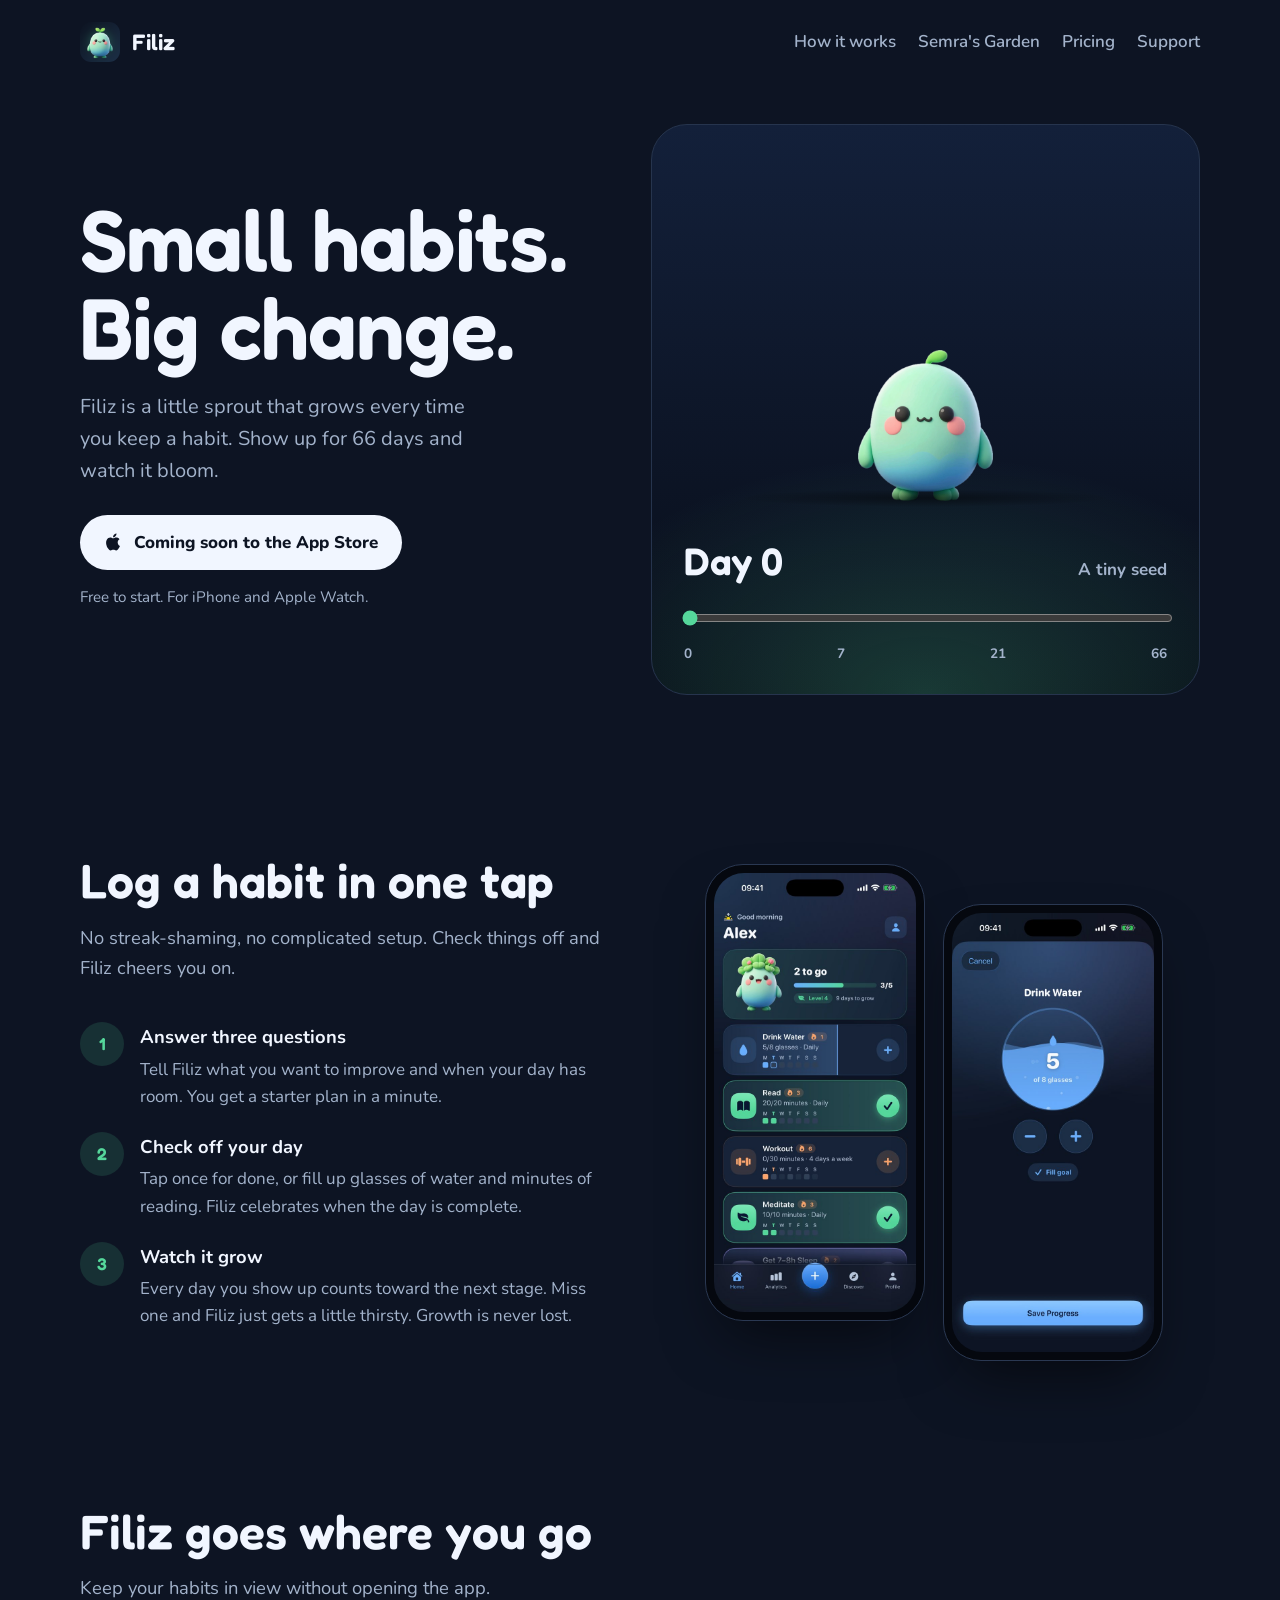
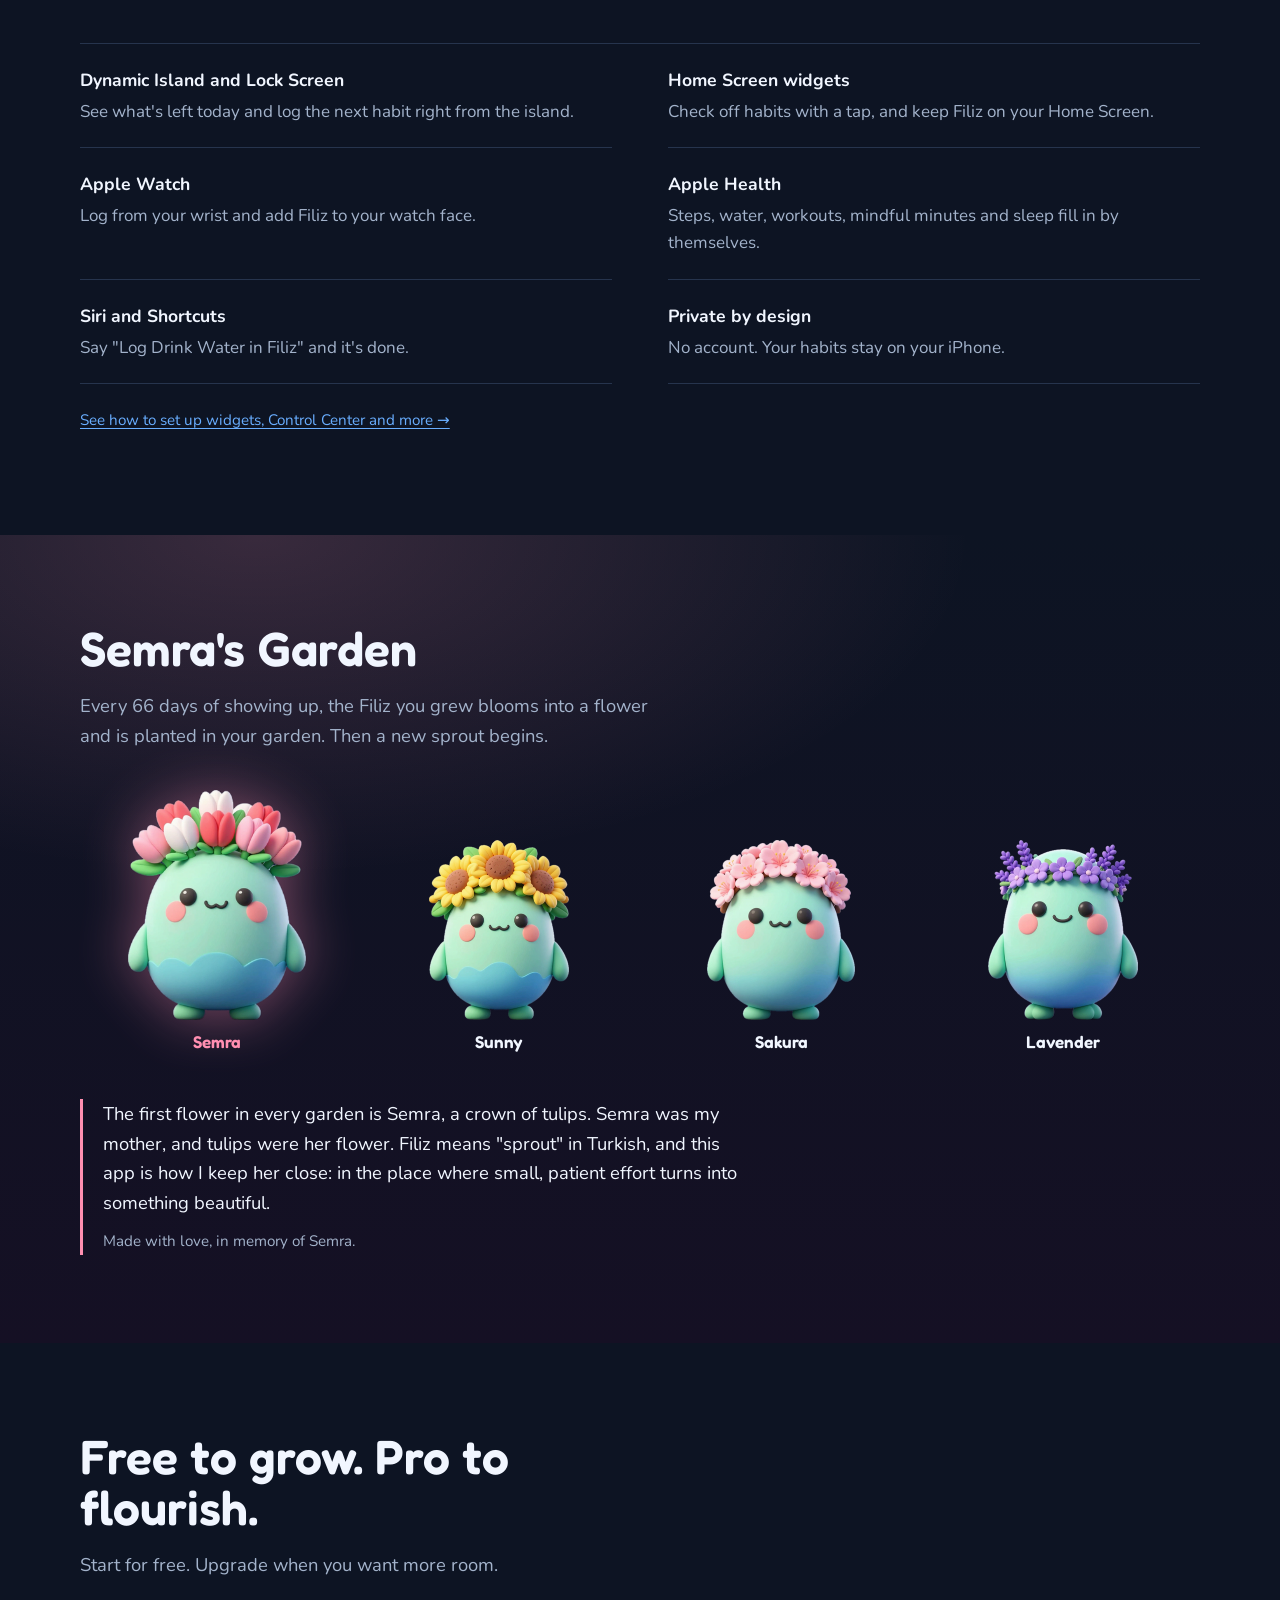
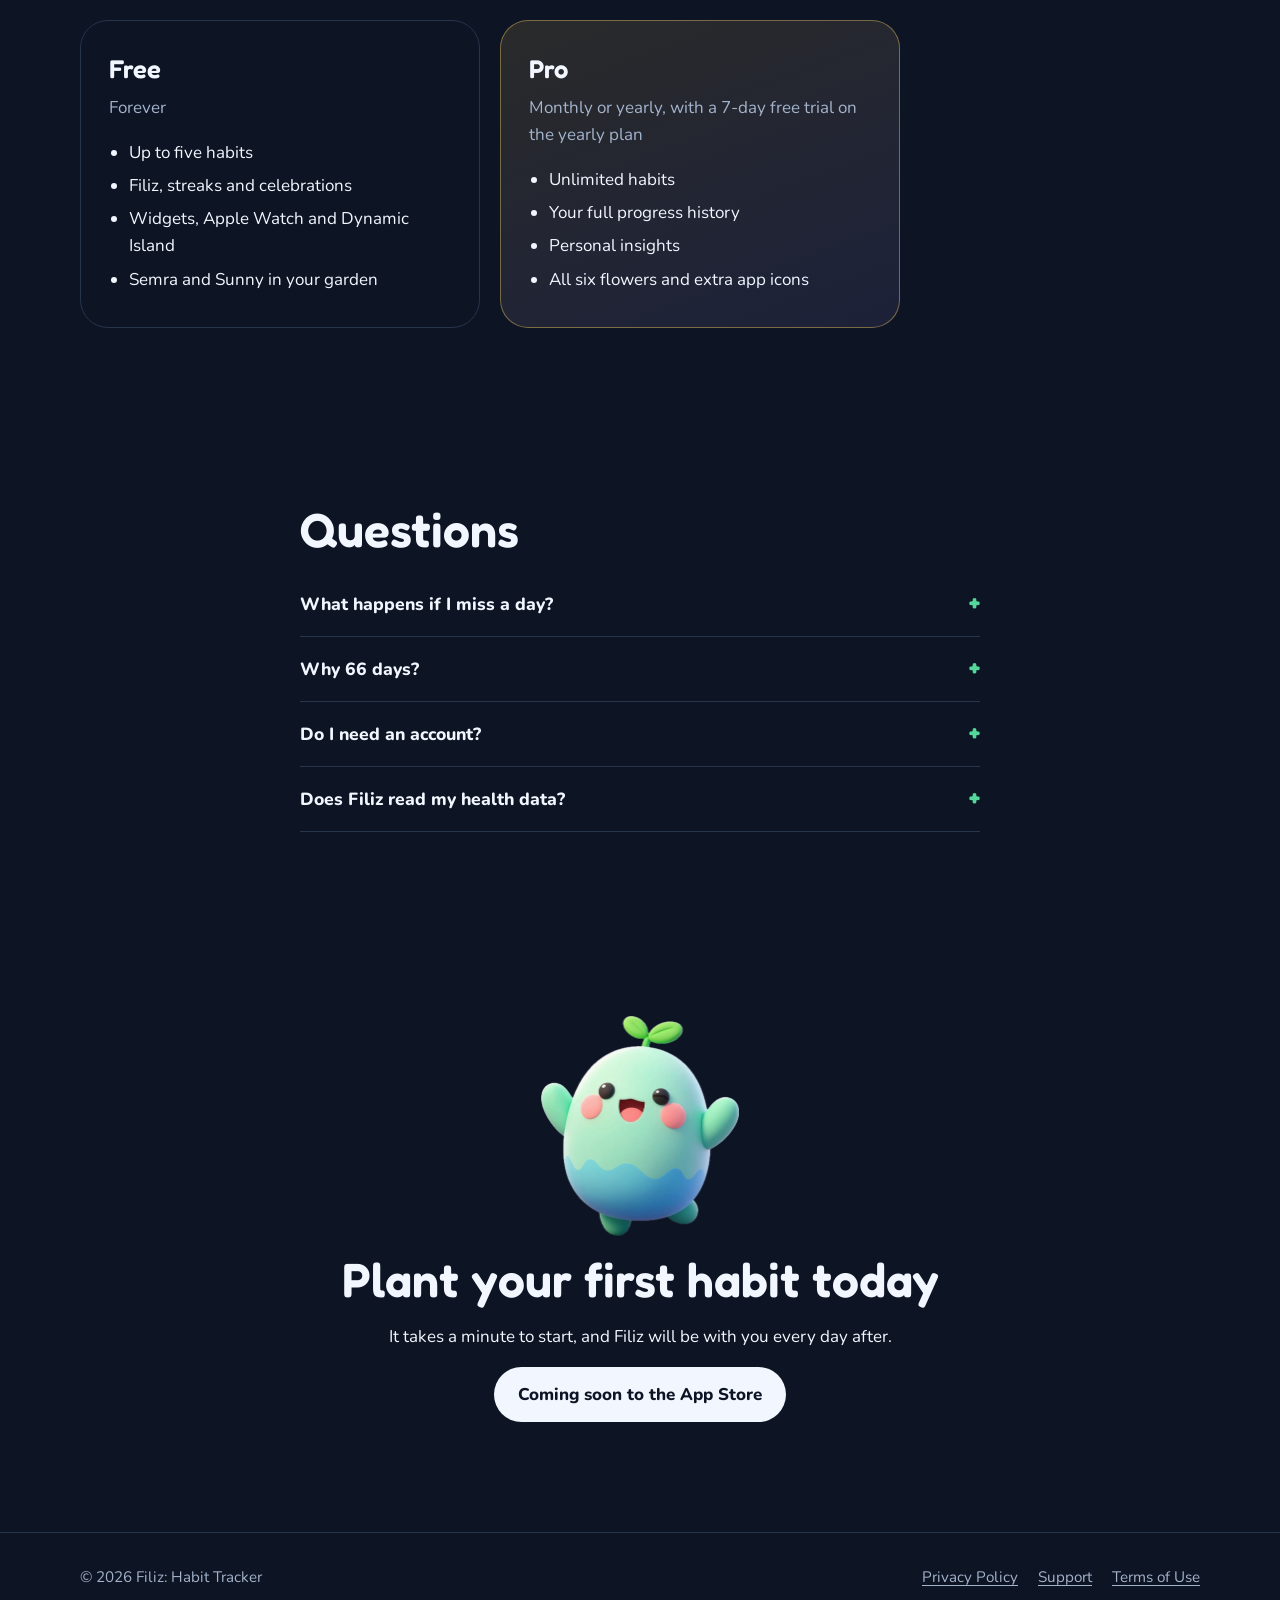
<file: index.html>
<!doctype html>
<html lang="en">
<head>
  <meta charset="utf-8">
  <meta name="viewport" content="width=device-width, initial-scale=1">
  <title>Filiz: Habit Tracker</title>
  <meta name="description" content="Filiz is a habit tracker with a little sprout that grows every time you keep a habit. Build a streak, watch it bloom in 66 days.">
  <meta property="og:title" content="Filiz: Habit Tracker">
  <meta property="og:description" content="Small habits. Big change. Grow Filiz with every habit you keep.">
  <meta property="og:image" content="assets/filiz-stage5.png">
  <meta name="theme-color" content="#0d1423">
  <!-- Add once the app is live: <meta name="apple-itunes-app" content="app-id=APP_ID"> -->
  <link rel="icon" href="assets/favicon.png">
  <link rel="apple-touch-icon" href="assets/apple-touch-icon.png">
  <link rel="preconnect" href="https://fonts.googleapis.com">
  <link rel="preconnect" href="https://fonts.gstatic.com" crossorigin>
  <link href="https://fonts.googleapis.com/css2?family=Fredoka:wght@500;600&family=Nunito:wght@400;600;700;800&display=swap" rel="stylesheet">
  <link rel="stylesheet" href="styles.css">
</head>
<body>
  <header class="site-header">
    <div class="wrap">
      <a class="brand" href="./"><img src="assets/icon.png" alt=""><span>Filiz</span></a>
      <nav class="site-nav" aria-label="Main">
        <a href="#how">How it works</a>
        <a href="#garden">Semra's Garden</a>
        <a href="#pricing">Pricing</a>
        <a href="support.html">Support</a>
      </nav>
    </div>
  </header>

  <main>
    <section class="hero">
      <div class="wrap hero-grid">
        <div>
          <h1>Small habits. Big change.</h1>
          <p class="lede">Filiz is a little sprout that grows every time you keep a habit. Show up for 66 days and watch it bloom.</p>
          <!-- Coming soon: make it <a class="store-button" href="https://apps.apple.com/app/idAPP_ID"> once live. -->
          <span class="store-button is-soon" role="text">
            <svg viewBox="0 0 24 24" aria-hidden="true"><path fill="currentColor" d="M16.4 12.6c0-2.6 2.1-3.8 2.2-3.9-1.2-1.8-3.1-2-3.7-2-1.6-.2-3.1.9-3.9.9-.8 0-2-.9-3.4-.9-1.7 0-3.3 1-4.2 2.6-1.8 3.1-.5 7.7 1.3 10.2.9 1.2 1.9 2.6 3.2 2.6 1.3-.1 1.8-.8 3.3-.8 1.6 0 2 .8 3.4.8 1.4 0 2.3-1.3 3.1-2.5 1-1.4 1.4-2.8 1.4-2.9-.1 0-2.7-1-2.7-4.1zM13.9 4.9c.7-.9 1.2-2 1.1-3.2-1 0-2.3.7-3 1.6-.7.8-1.3 2-1.1 3.1 1.1.1 2.3-.6 3-1.5z"/></svg>
            Coming soon to the App Store
          </span>
          <p class="note">Free to start. For iPhone and Apple Watch.</p>
        </div>

        <div class="grow" id="how">
          <div class="grow-stage" aria-hidden="true">
            <img src="assets/filiz-stage1.png" alt="">
            <img src="assets/filiz-stage2.png" alt="">
            <img src="assets/filiz-stage3.png" alt="">
            <img src="assets/filiz-stage4.png" alt="">
            <img src="assets/filiz-stage5.png" alt="">
          </div>
          <div class="grow-readout">
            <span class="grow-day" id="grow-day">Day 0</span>
            <span class="grow-label" id="grow-label">A tiny seed</span>
          </div>
          <label class="visually-hidden" for="grow-range" style="position:absolute;left:-9999px">Days of keeping your habits</label>
          <input id="grow-range" type="range" min="0" max="66" value="0" step="1">
          <div class="grow-marks" aria-hidden="true"><span>0</span><span>7</span><span>21</span><span>66</span></div>
        </div>
      </div>
    </section>

    <section class="section">
      <div class="wrap split">
        <div>
          <h2>Log a habit in one tap</h2>
          <p class="intro">No streak-shaming, no complicated setup. Check things off and Filiz cheers you on.</p>
          <ol class="steps">
            <li><span class="dot">1</span><div><h3>Answer three questions</h3><p>Tell Filiz what you want to improve and when your day has room. You get a starter plan in a minute.</p></div></li>
            <li><span class="dot">2</span><div><h3>Check off your day</h3><p>Tap once for done, or fill up glasses of water and minutes of reading. Filiz celebrates when the day is complete.</p></div></li>
            <li><span class="dot">3</span><div><h3>Watch it grow</h3><p>Every day you show up counts toward the next stage. Miss one and Filiz just gets a little thirsty. Growth is never lost.</p></div></li>
          </ol>
        </div>
        <div class="phones">
          <div class="phone"><img src="assets/screen-home.jpg" alt="Filiz home screen with today's habits and Filiz in the progress card" loading="lazy"></div>
          <div class="phone"><img src="assets/screen-log.jpg" alt="Logging water: a glass filling up to 5 of 8" loading="lazy"></div>
        </div>
      </div>
    </section>

    <section class="section">
      <div class="wrap">
        <h2>Filiz goes where you go</h2>
        <p class="intro">Keep your habits in view without opening the app.</p>
        <div class="everywhere">
          <div><h3>Dynamic Island and Lock Screen</h3><p>See what's left today and log the next habit right from the island.</p></div>
          <div><h3>Home Screen widgets</h3><p>Check off habits with a tap, and keep Filiz on your Home Screen.</p></div>
          <div><h3>Apple Watch</h3><p>Log from your wrist and add Filiz to your watch face.</p></div>
          <div><h3>Apple Health</h3><p>Steps, water, workouts, mindful minutes and sleep fill in by themselves.</p></div>
          <div><h3>Siri and Shortcuts</h3><p>Say "Log Drink Water in Filiz" and it's done.</p></div>
          <div><h3>Private by design</h3><p>No account. Your habits stay on your iPhone.</p></div>
        </div>
        <p class="note" style="margin-top:24px"><a href="widgets.html">See how to set up widgets, Control Center and more →</a></p>
      </div>
    </section>

    <section class="section garden" id="garden">
      <div class="wrap">
        <h2>Semra's Garden</h2>
        <p class="intro">Every 66 days of showing up, the Filiz you grew blooms into a flower and is planted in your garden. Then a new sprout begins.</p>
        <div class="garden-row">
          <figure><img src="assets/garden-semra.png" alt="Filiz wearing a crown of pink, red and white tulips" loading="lazy"><figcaption>Semra</figcaption></figure>
          <figure><img src="assets/garden-sunflower.png" alt="Filiz wearing a crown of sunflowers" loading="lazy"><figcaption>Sunny</figcaption></figure>
          <figure><img src="assets/garden-sakura.png" alt="Filiz wearing a crown of cherry blossoms" loading="lazy"><figcaption>Sakura</figcaption></figure>
          <figure><img src="assets/garden-lavender.png" alt="Filiz wearing a crown of lavender" loading="lazy"><figcaption>Lavender</figcaption></figure>
        </div>
        <div class="dedication">
          <p>The first flower in every garden is Semra, a crown of tulips. Semra was my mother, and tulips were her flower. Filiz means "sprout" in Turkish, and this app is how I keep her close: in the place where small, patient effort turns into something beautiful.</p>
          <small>Made with love, in memory of Semra.</small>
        </div>
      </div>
    </section>

    <section class="section" id="pricing">
      <div class="wrap">
        <h2>Free to grow. Pro to flourish.</h2>
        <p class="intro">Start for free. Upgrade when you want more room.</p>
        <div class="plans">
          <div class="plan">
            <h3>Free</h3>
            <p class="price">Forever</p>
            <ul>
              <li>Up to five habits</li>
              <li>Filiz, streaks and celebrations</li>
              <li>Widgets, Apple Watch and Dynamic Island</li>
              <li>Semra and Sunny in your garden</li>
            </ul>
          </div>
          <div class="plan pro">
            <h3>Pro</h3>
            <p class="price">Monthly or yearly, with a 7-day free trial on the yearly plan</p>
            <ul>
              <li>Unlimited habits</li>
              <li>Your full progress history</li>
              <li>Personal insights</li>
              <li>All six flowers and extra app icons</li>
            </ul>
          </div>
        </div>
      </div>
    </section>

    <section class="section faq">
      <div class="prose">
        <h2>Questions</h2>
        <details><summary>What happens if I miss a day?</summary><p>Filiz never shrinks. Your growth is based on all the days you've shown up, so a missed day only makes Filiz a little thirsty until your next check-off.</p></details>
        <details><summary>Why 66 days?</summary><p>Research from University College London found that a new habit takes about 66 days on average to become automatic. Filiz blooms right on time.</p></details>
        <details><summary>Do I need an account?</summary><p>No. Filiz works without an account and keeps your habits on your iPhone.</p></details>
        <details><summary>Does Filiz read my health data?</summary><p>Only if you connect Apple Health, and only to fill in the habits you link. Filiz never writes to Health and your data never leaves your device.</p></details>
      </div>
    </section>

    <section class="download">
      <div class="wrap">
        <img src="assets/filiz-celebrate.png" alt="Filiz jumping with joy" loading="lazy">
        <h2>Plant your first habit today</h2>
        <p class="intro">It takes a minute to start, and Filiz will be with you every day after.</p>
        <span class="store-button is-soon" role="text">Coming soon to the App Store</span>
      </div>
    </section>
  </main>

  <footer class="site-footer">
    <div class="wrap">
      <span>© 2026 Filiz: Habit Tracker</span>
      <nav aria-label="Footer">
        <a href="privacy.html">Privacy Policy</a>
        <a href="support.html">Support</a>
        <a href="https://www.apple.com/legal/internet-services/itunes/dev/stdeula/">Terms of Use</a>
      </nav>
    </div>
  </footer>
  <script src="app.js"></script>
</body>
</html>
</file>
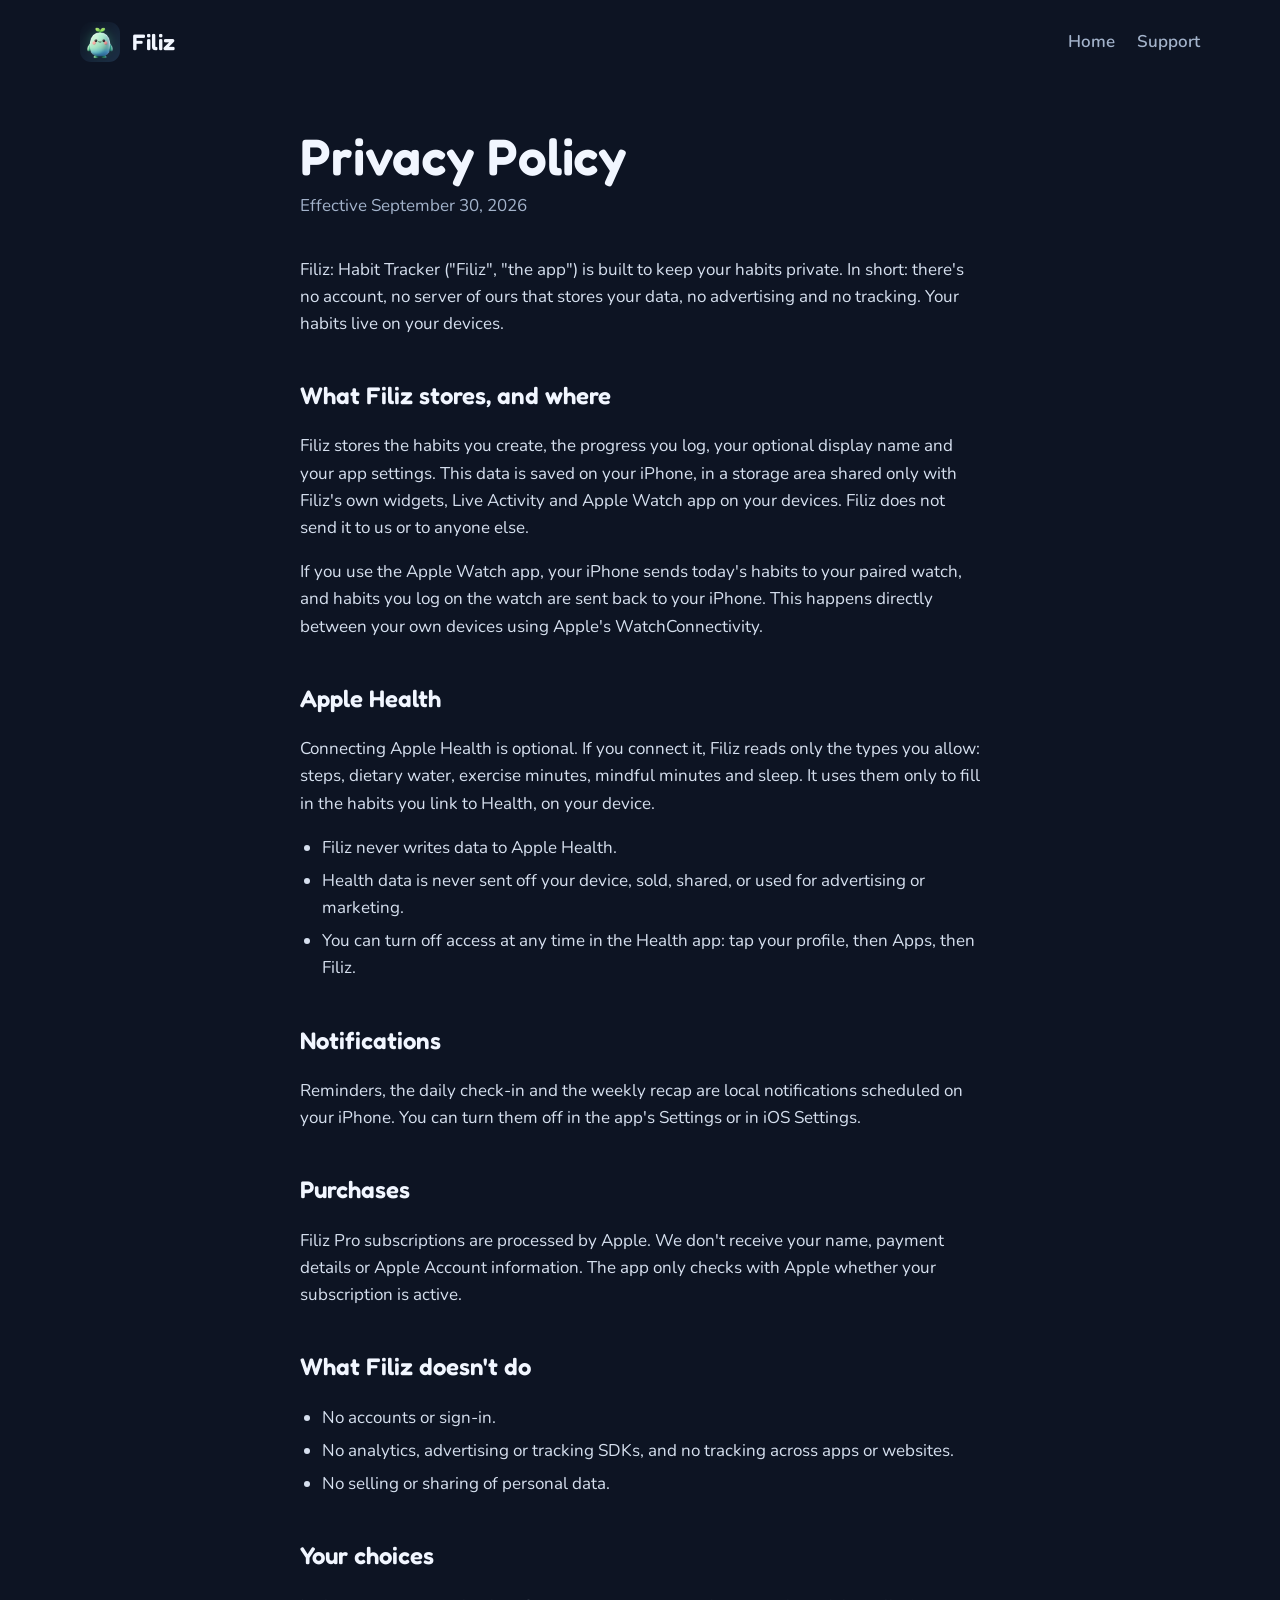
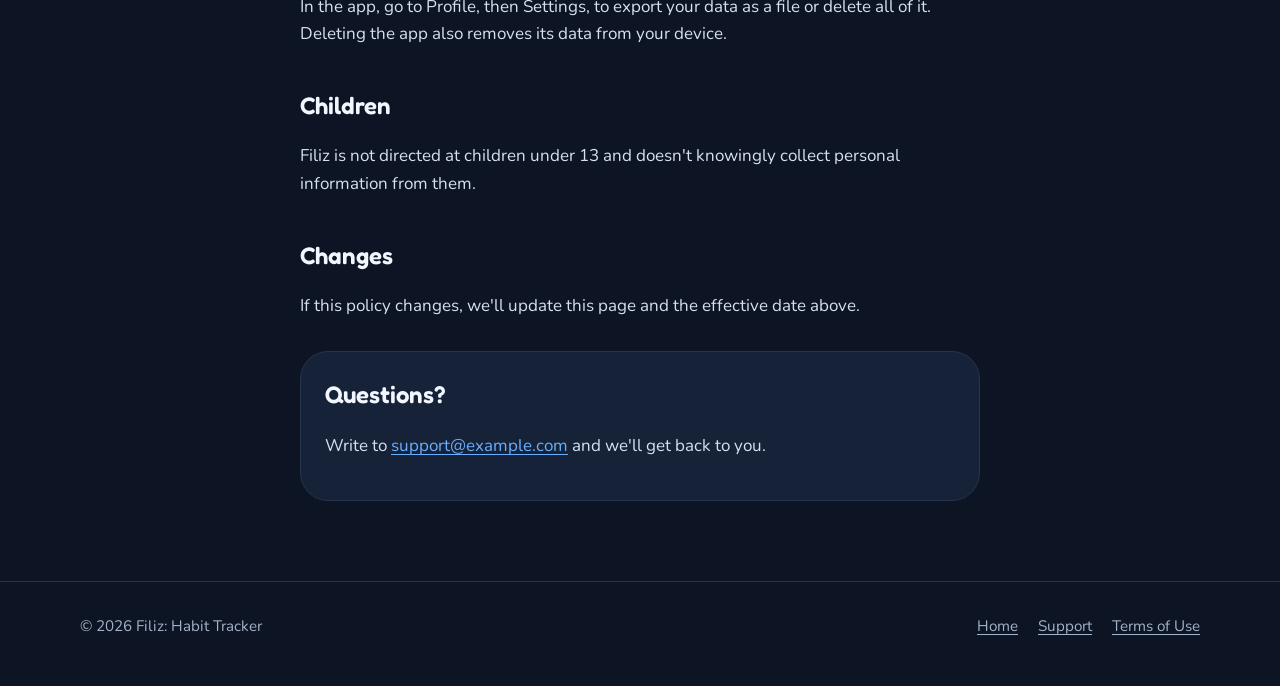
<file: privacy.html>
<!doctype html>
<html lang="en">
<head>
  <meta charset="utf-8">
  <meta name="viewport" content="width=device-width, initial-scale=1">
  <title>Privacy Policy – Filiz</title>
  <meta name="description" content="How Filiz: Habit Tracker handles your data. Your habits stay on your device.">
  <meta name="theme-color" content="#0d1423">
  <link rel="icon" href="assets/favicon.png">
  <link rel="preconnect" href="https://fonts.googleapis.com">
  <link rel="preconnect" href="https://fonts.gstatic.com" crossorigin>
  <link href="https://fonts.googleapis.com/css2?family=Fredoka:wght@500;600&family=Nunito:wght@400;600;700;800&display=swap" rel="stylesheet">
  <link rel="stylesheet" href="styles.css">
</head>
<body>
  <header class="site-header">
    <div class="wrap">
      <a class="brand" href="./"><img src="assets/icon.png" alt=""><span>Filiz</span></a>
      <nav class="site-nav" aria-label="Main"><a href="./">Home</a><a href="support.html">Support</a></nav>
    </div>
  </header>

  <main class="doc">
    <div class="prose">
      <h1>Privacy Policy</h1>
      <p class="updated">Effective September 30, 2026</p>

      <p>Filiz: Habit Tracker ("Filiz", "the app") is built to keep your habits private. In short: there's no account, no server of ours that stores your data, no advertising and no tracking. Your habits live on your devices.</p>

      <h2>What Filiz stores, and where</h2>
      <p>Filiz stores the habits you create, the progress you log, your optional display name and your app settings. This data is saved on your iPhone, in a storage area shared only with Filiz's own widgets, Live Activity and Apple Watch app on your devices. Filiz does not send it to us or to anyone else.</p>
      <p>If you use the Apple Watch app, your iPhone sends today's habits to your paired watch, and habits you log on the watch are sent back to your iPhone. This happens directly between your own devices using Apple's WatchConnectivity.</p>

      <h2>Apple Health</h2>
      <p>Connecting Apple Health is optional. If you connect it, Filiz reads only the types you allow: steps, dietary water, exercise minutes, mindful minutes and sleep. It uses them only to fill in the habits you link to Health, on your device.</p>
      <ul>
        <li>Filiz never writes data to Apple Health.</li>
        <li>Health data is never sent off your device, sold, shared, or used for advertising or marketing.</li>
        <li>You can turn off access at any time in the Health app: tap your profile, then Apps, then Filiz.</li>
      </ul>

      <h2>Notifications</h2>
      <p>Reminders, the daily check-in and the weekly recap are local notifications scheduled on your iPhone. You can turn them off in the app's Settings or in iOS Settings.</p>

      <h2>Purchases</h2>
      <p>Filiz Pro subscriptions are processed by Apple. We don't receive your name, payment details or Apple Account information. The app only checks with Apple whether your subscription is active.</p>

      <h2>What Filiz doesn't do</h2>
      <ul>
        <li>No accounts or sign-in.</li>
        <li>No analytics, advertising or tracking SDKs, and no tracking across apps or websites.</li>
        <li>No selling or sharing of personal data.</li>
      </ul>

      <h2>Your choices</h2>
      <p>In the app, go to Profile, then Settings, to export your data as a file or delete all of it. Deleting the app also removes its data from your device.</p>

      <h2>Children</h2>
      <p>Filiz is not directed at children under 13 and doesn't knowingly collect personal information from them.</p>

      <h2>Changes</h2>
      <p>If this policy changes, we'll update this page and the effective date above.</p>

      <div class="contact-box">
        <h2 style="margin-top:0">Questions?</h2>
        <!-- Replace with your support address. -->
        <p>Write to <a href="mailto:support@example.com">support@example.com</a> and we'll get back to you.</p>
      </div>
    </div>
  </main>

  <footer class="site-footer">
    <div class="wrap">
      <span>© 2026 Filiz: Habit Tracker</span>
      <nav aria-label="Footer"><a href="./">Home</a><a href="support.html">Support</a><a href="https://www.apple.com/legal/internet-services/itunes/dev/stdeula/">Terms of Use</a></nav>
    </div>
  </footer>
</body>
</html>
</file>
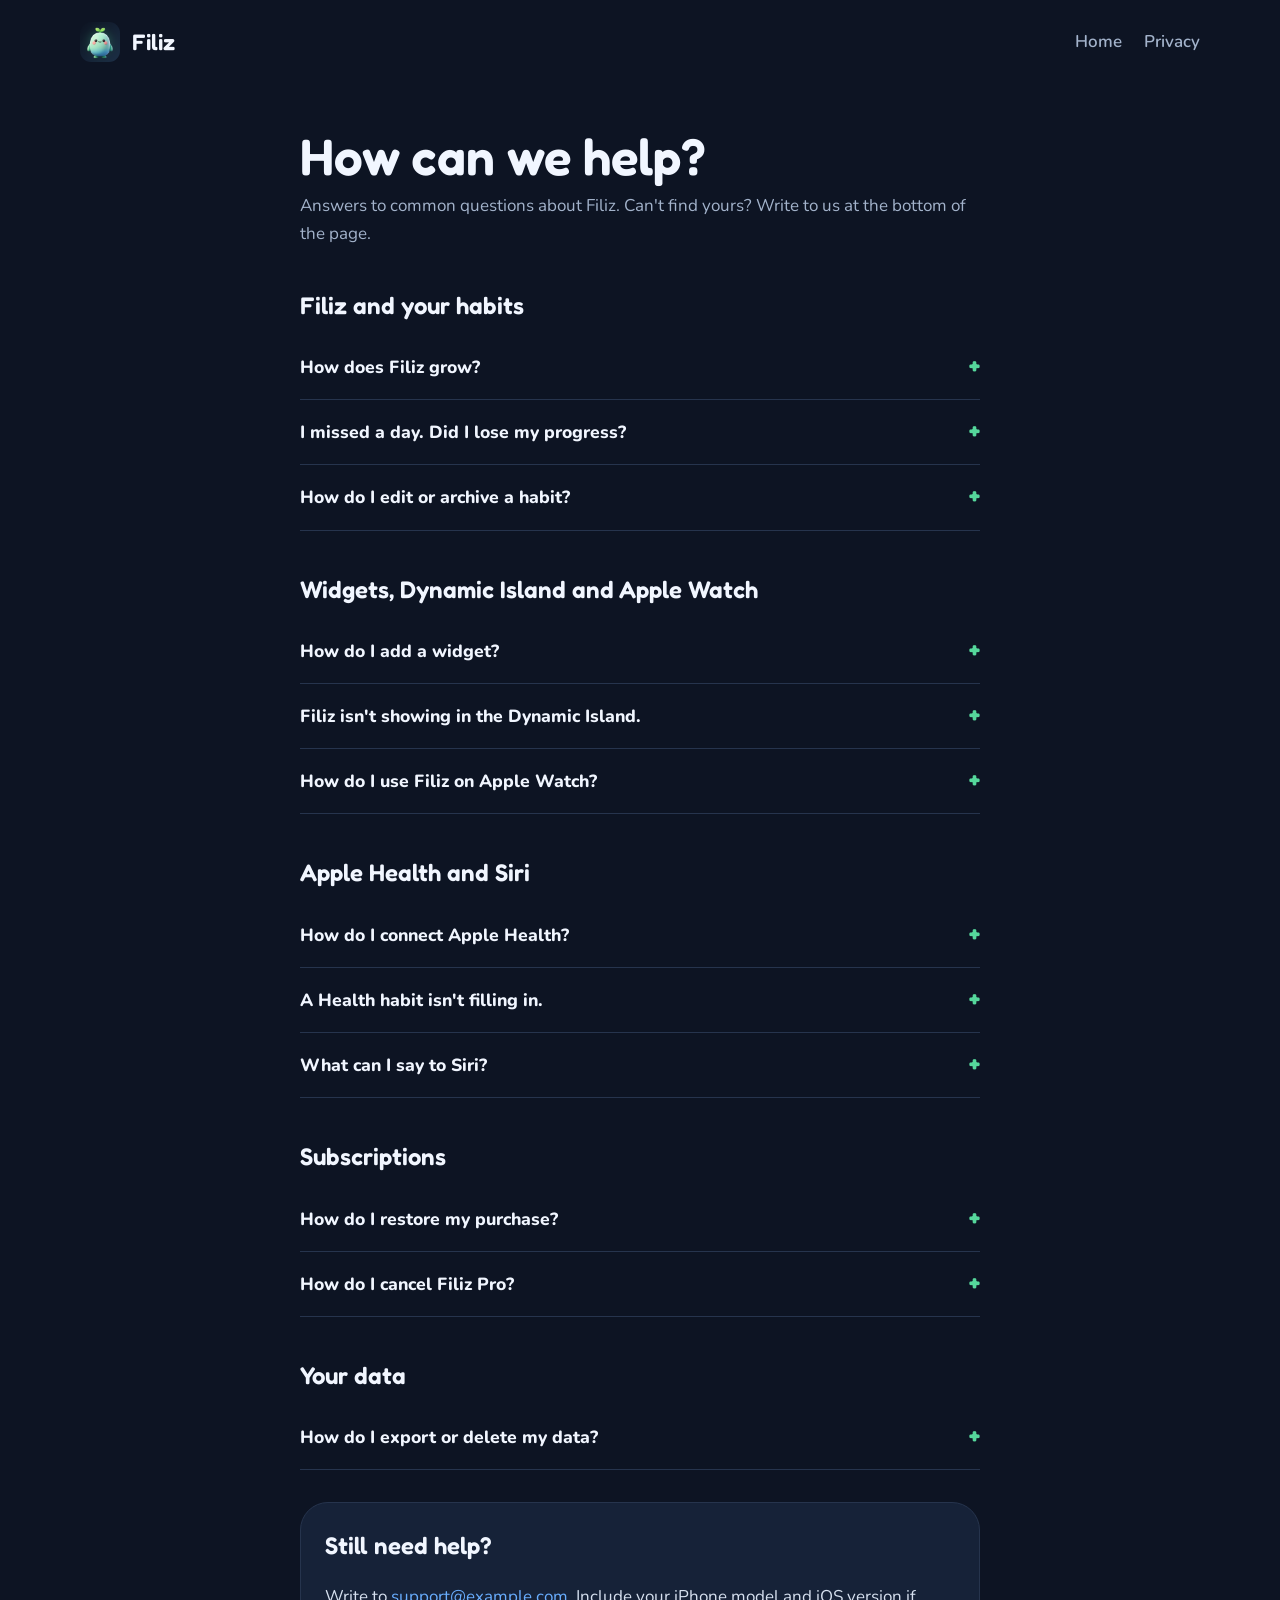
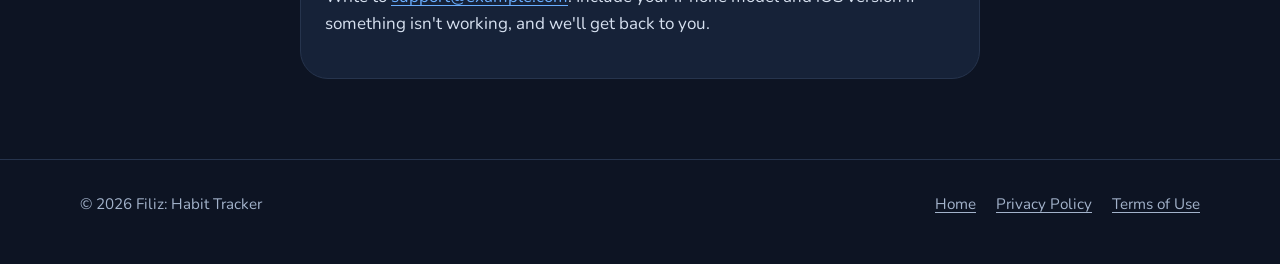
<file: support.html>
<!doctype html>
<html lang="en">
<head>
  <meta charset="utf-8">
  <meta name="viewport" content="width=device-width, initial-scale=1">
  <title>Support – Filiz</title>
  <meta name="description" content="Help with Filiz: Habit Tracker. Widgets, Apple Watch, Apple Health, subscriptions and more.">
  <meta name="theme-color" content="#0d1423">
  <link rel="icon" href="assets/favicon.png">
  <link rel="preconnect" href="https://fonts.googleapis.com">
  <link rel="preconnect" href="https://fonts.gstatic.com" crossorigin>
  <link href="https://fonts.googleapis.com/css2?family=Fredoka:wght@500;600&family=Nunito:wght@400;600;700;800&display=swap" rel="stylesheet">
  <link rel="stylesheet" href="styles.css">
</head>
<body>
  <header class="site-header">
    <div class="wrap">
      <a class="brand" href="./"><img src="assets/icon.png" alt=""><span>Filiz</span></a>
      <nav class="site-nav" aria-label="Main"><a href="./">Home</a><a href="privacy.html">Privacy</a></nav>
    </div>
  </header>

  <main class="doc">
    <div class="prose faq">
      <h1>How can we help?</h1>
      <p class="updated">Answers to common questions about Filiz. Can't find yours? Write to us at the bottom of the page.</p>

      <h2>Filiz and your habits</h2>
      <details><summary>How does Filiz grow?</summary><p>Every day you complete at least one habit counts as an active day. Filiz reaches a new stage at 1, 7, 21 and 66 active days. On day 66 it blooms and moves into Semra's Garden, and a new sprout starts.</p></details>
      <details><summary>I missed a day. Did I lose my progress?</summary><p>No. Filiz never shrinks. A missed day only makes Filiz thirsty until your next check-off. Your streak restarts, but your growth stays.</p></details>
      <details><summary>How do I edit or archive a habit?</summary><p>Tap the habit on Home, then tap the pencil in the top corner. You can change its name, icon, color, goal, days and reminder, or archive it. Archived habits live in Profile.</p></details>

      <h2>Widgets, Dynamic Island and Apple Watch</h2>
      <details><summary>How do I add a widget?</summary><p>Touch and hold your Home Screen, tap Edit, then Add Widget, and search for Filiz. On the Lock Screen, touch and hold, tap Customize, then Lock Screen, and add Filiz. See the <a href="widgets.html">Widgets &amp; Shortcuts guide</a> for pictures, the Control Center water button and the Action button.</p></details>
      <details><summary>Filiz isn't showing in the Dynamic Island.</summary><p>Filiz appears when you leave the app on a day with habits left, between 5 am and 10 pm. Check that Live Activities are on in iOS Settings, then Filiz, and that "Filiz in the Dynamic Island" is on in the app's Settings.</p></details>
      <details><summary>How do I use Filiz on Apple Watch?</summary><p>The watch app installs with Filiz on iPhone. Open it on your watch to see today's habits and tap to log them. To add Filiz to your watch face, touch and hold the face, tap Edit, and pick Filiz for a complication.</p></details>

      <h2>Apple Health and Siri</h2>
      <details><summary>How do I connect Apple Health?</summary><p>Open Profile, then Settings, and tap Connect Apple Health. Then edit a habit and choose what fills it in under Apple Health. Filiz reads your data when you open the app.</p></details>
      <details><summary>A Health habit isn't filling in.</summary><p>Make sure Filiz has read access in the Health app (your profile, then Apps, then Filiz), and that the habit is linked to the right data. Filiz only raises a value, so something you logged by hand won't be lowered.</p></details>
      <details><summary>What can I say to Siri?</summary><p>Try "Log Drink Water in Filiz" or "How am I doing in Filiz". The actions are also in the Shortcuts app.</p></details>

      <h2>Subscriptions</h2>
      <details><summary>How do I restore my purchase?</summary><p>Open Profile, then Settings, and tap Restore purchases while signed in to the Apple Account you bought Pro with.</p></details>
      <details><summary>How do I cancel Filiz Pro?</summary><p>Subscriptions are managed by Apple. Open iOS Settings, tap your name, then Subscriptions, and choose Filiz. Cancel at least 24 hours before the renewal date to avoid being charged for the next period.</p></details>

      <h2>Your data</h2>
      <details><summary>How do I export or delete my data?</summary><p>Open Profile, then Settings. Export Data saves a file with all your habits and progress. Delete All Data removes everything from this device.</p></details>

      <div class="contact-box">
        <h2 style="margin-top:0">Still need help?</h2>
        <!-- Replace with your support address. -->
        <p>Write to <a href="mailto:support@example.com?subject=Filiz%20support">support@example.com</a>. Include your iPhone model and iOS version if something isn't working, and we'll get back to you.</p>
      </div>
    </div>
  </main>

  <footer class="site-footer">
    <div class="wrap">
      <span>© 2026 Filiz: Habit Tracker</span>
      <nav aria-label="Footer"><a href="./">Home</a><a href="privacy.html">Privacy Policy</a><a href="https://www.apple.com/legal/internet-services/itunes/dev/stdeula/">Terms of Use</a></nav>
    </div>
  </footer>
</body>
</html>
</file>
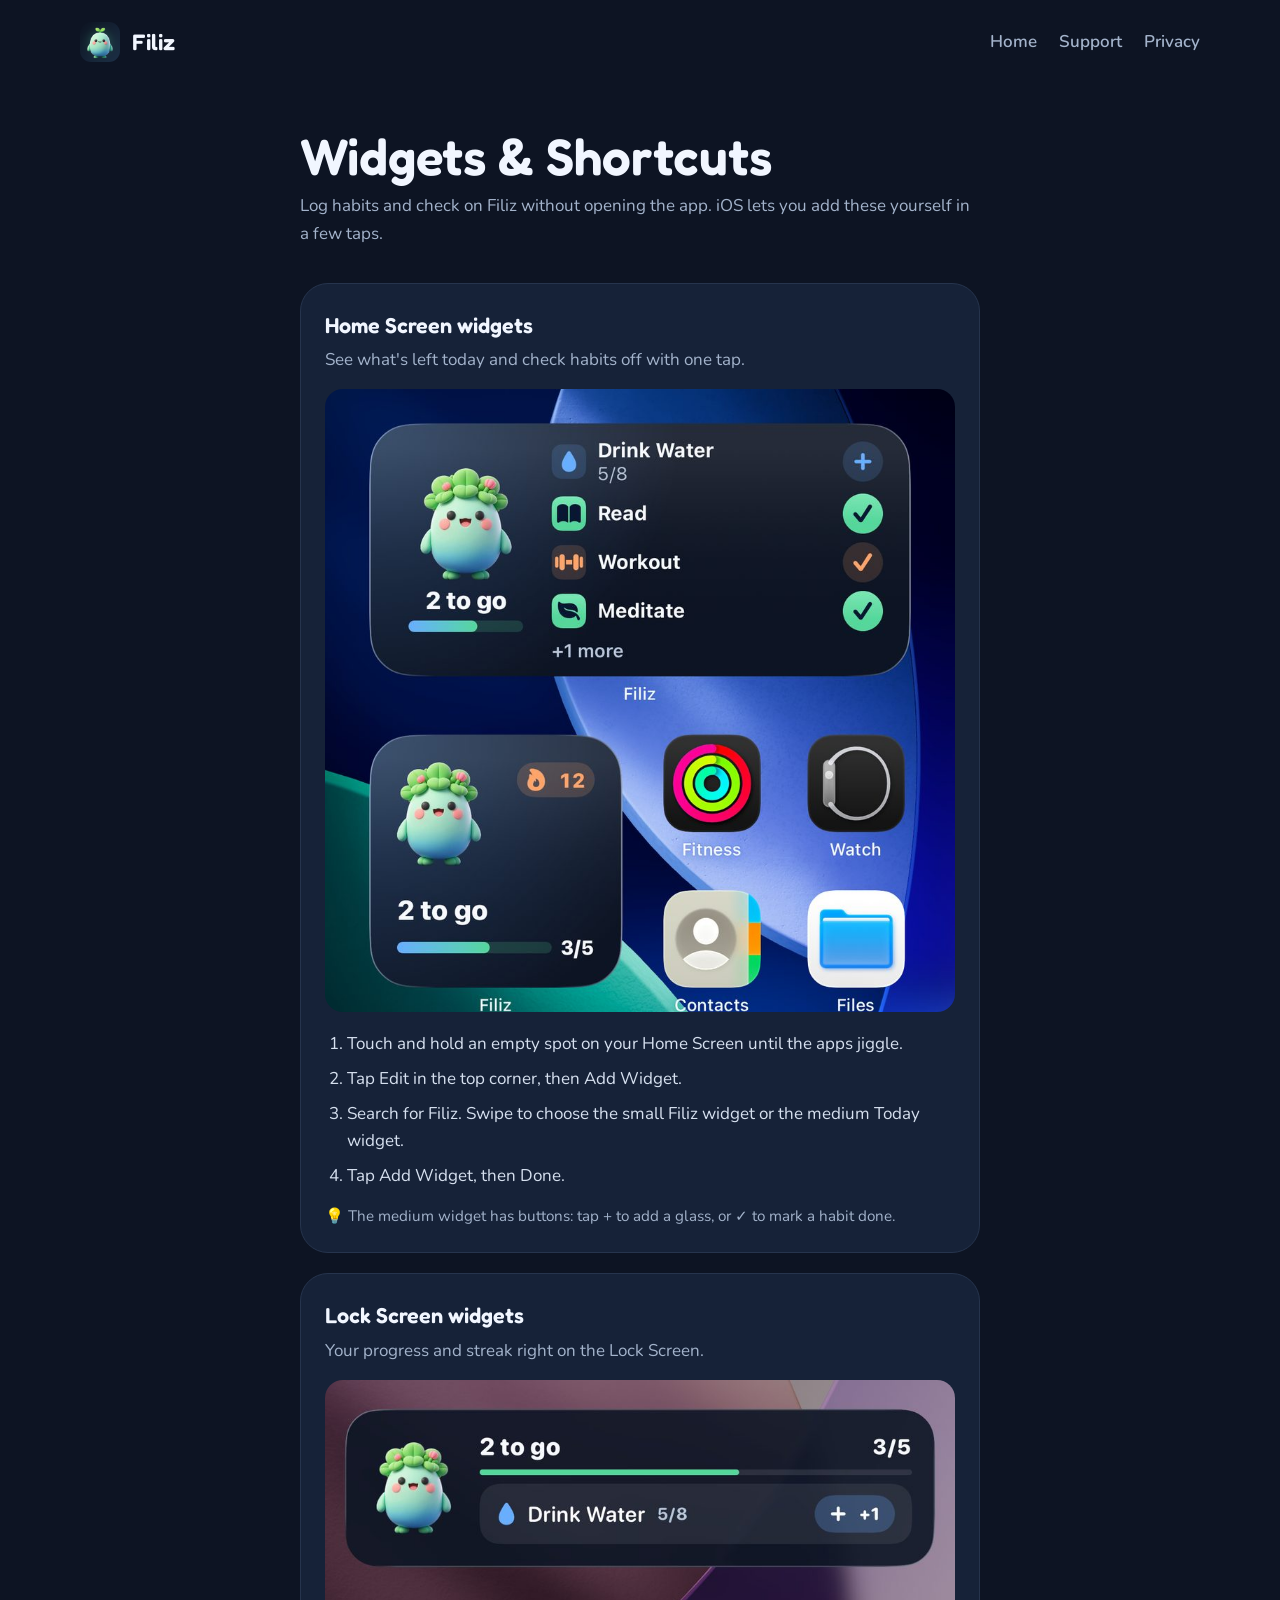
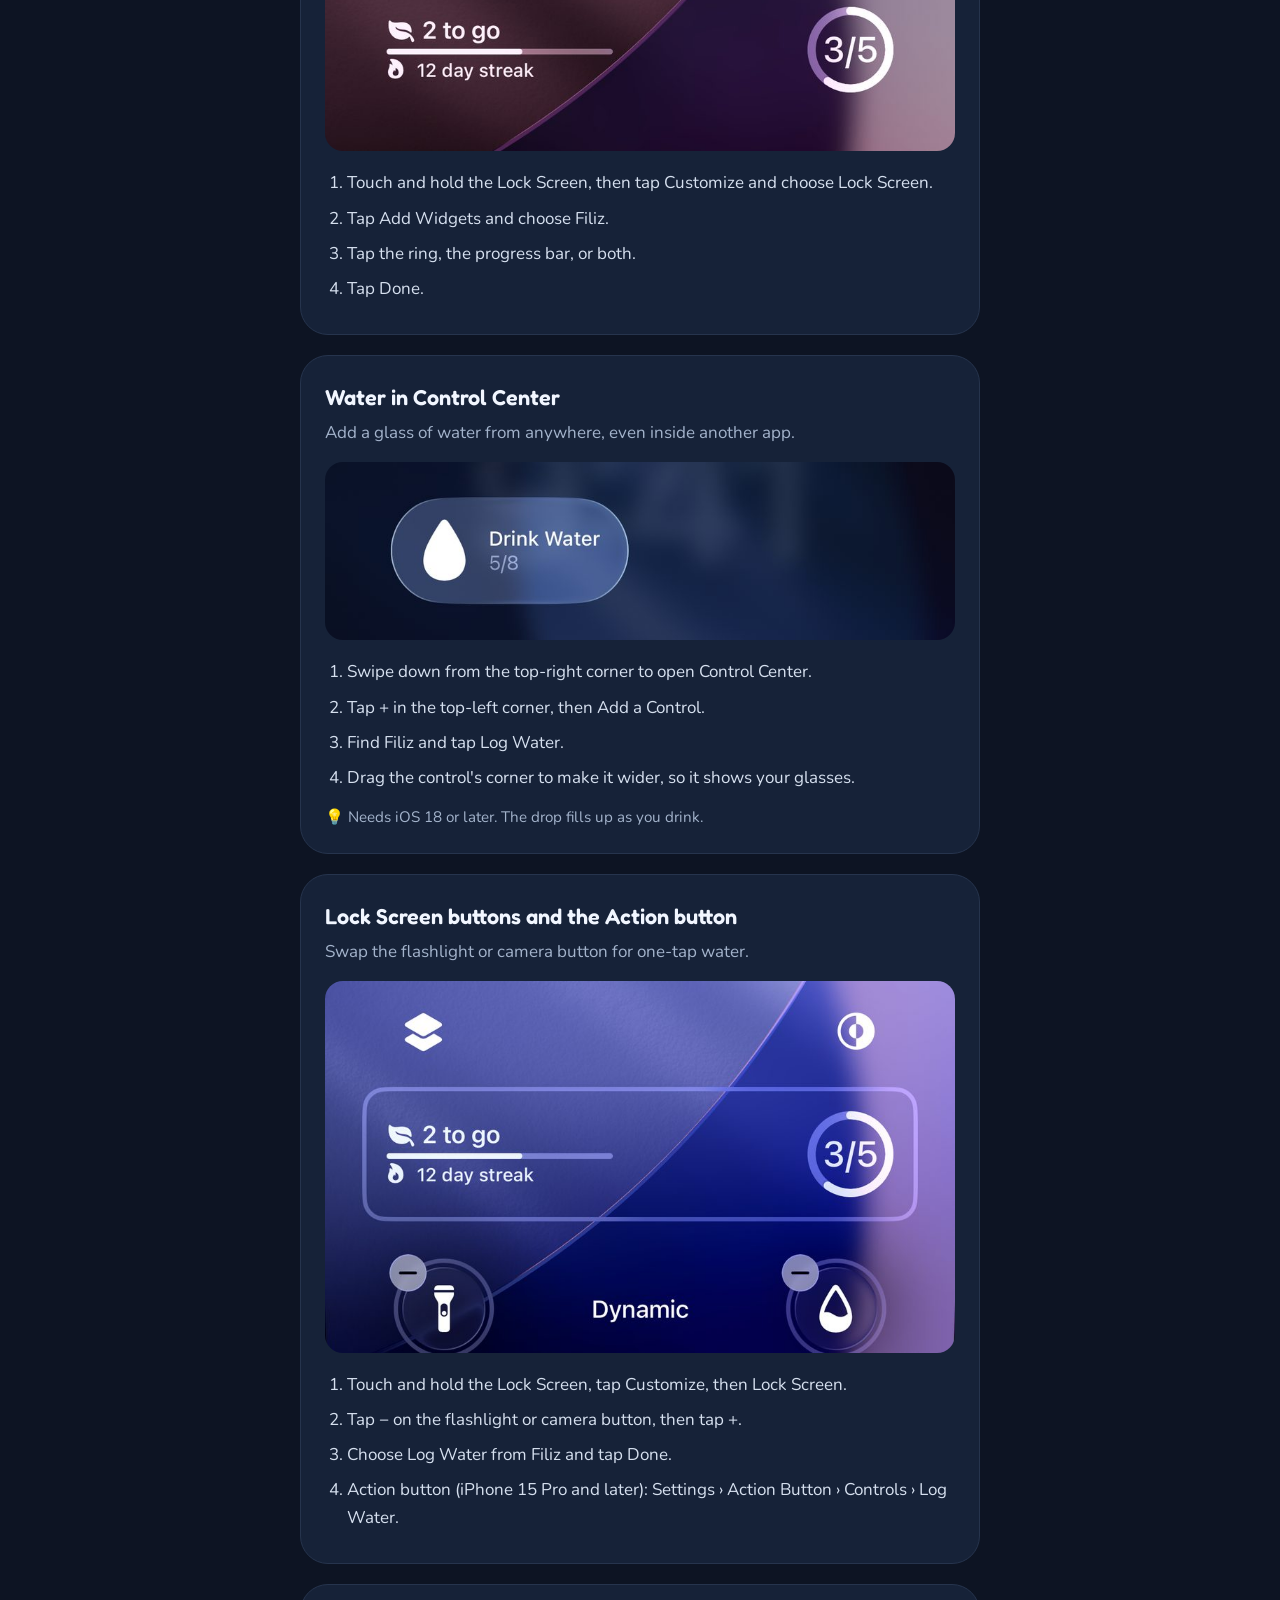
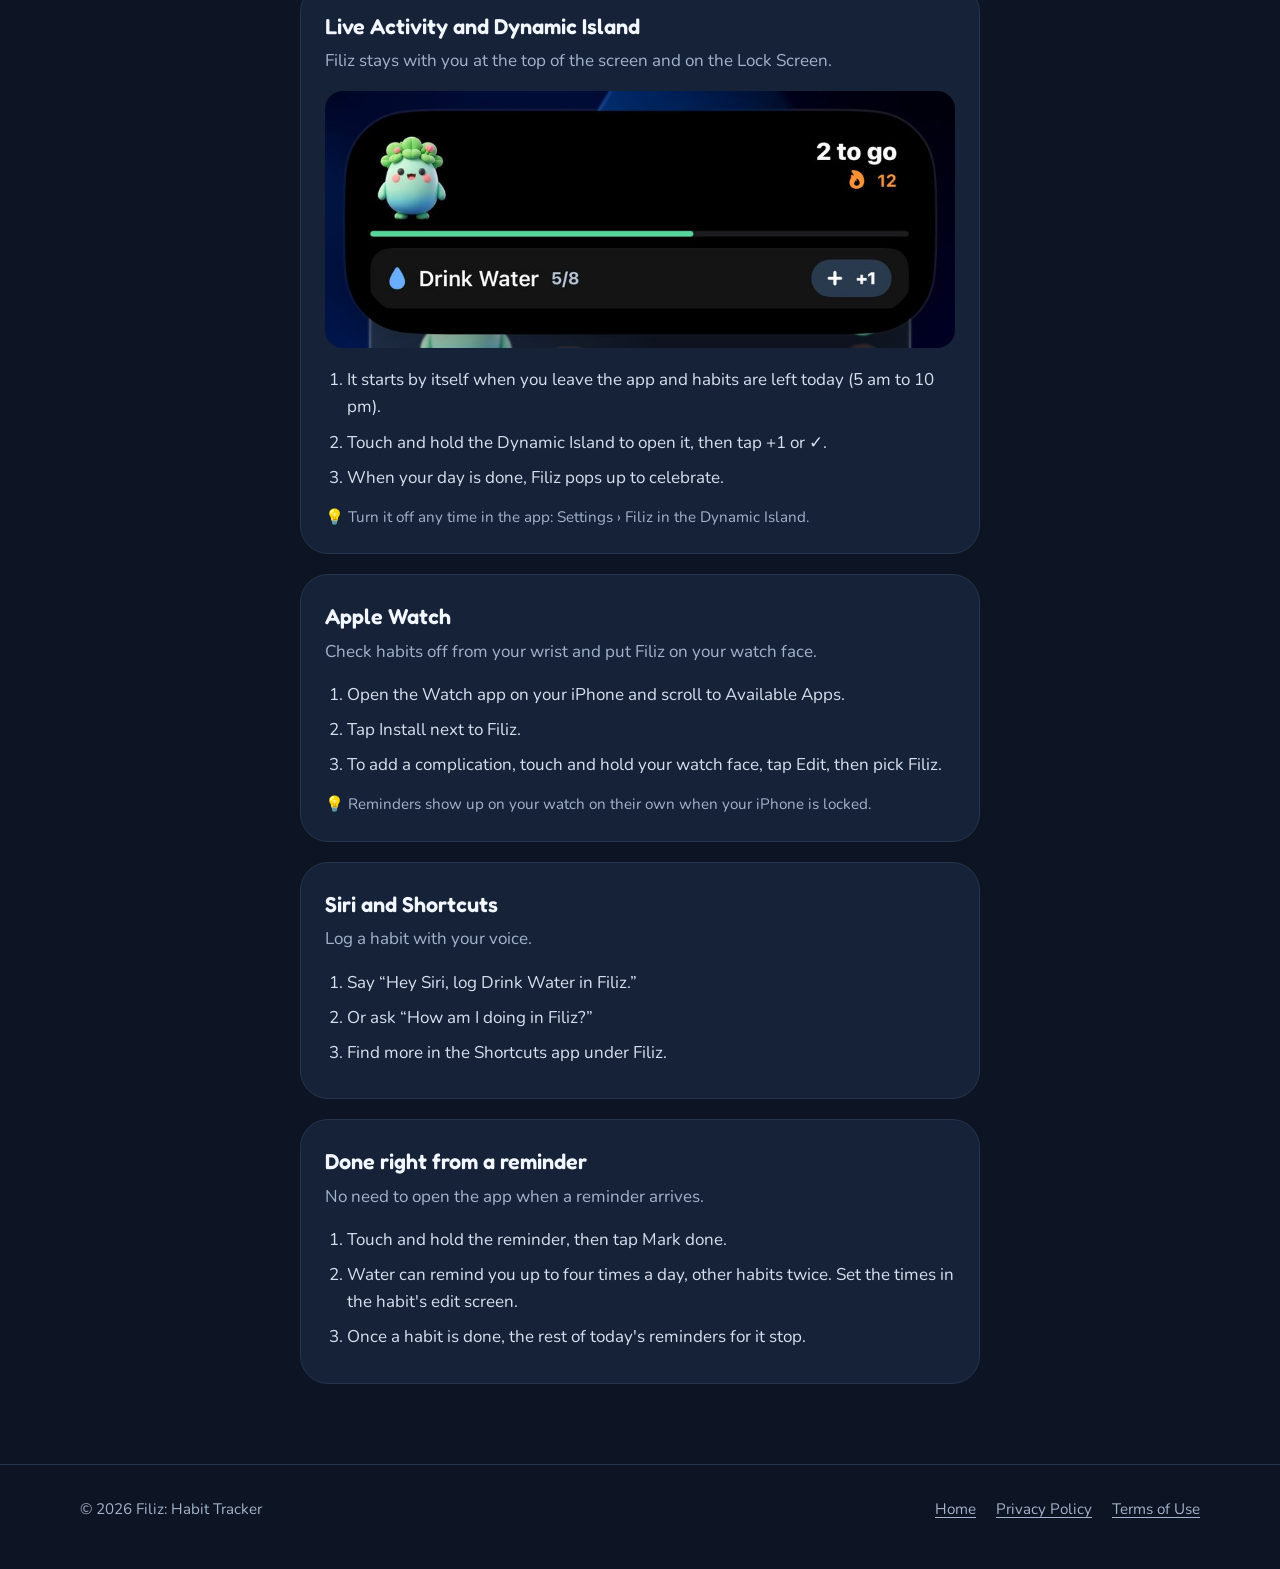
<file: widgets.html>
<!doctype html>
<html lang="en">
<head>
  <meta charset="utf-8">
  <meta name="viewport" content="width=device-width, initial-scale=1">
  <title>Widgets & Shortcuts – Filiz</title>
  <meta name="description" content="How to add Filiz widgets, the Control Center water button, Lock Screen buttons, the Dynamic Island, Apple Watch and Siri.">
  <meta name="theme-color" content="#0d1423">
  <link rel="icon" href="assets/favicon.png">
  <link rel="preconnect" href="https://fonts.googleapis.com">
  <link rel="preconnect" href="https://fonts.gstatic.com" crossorigin>
  <link href="https://fonts.googleapis.com/css2?family=Fredoka:wght@500;600&family=Nunito:wght@400;600;700;800&display=swap" rel="stylesheet">
  <link rel="stylesheet" href="styles.css">
</head>
<body>
  <header class="site-header">
    <div class="wrap">
      <a class="brand" href="./"><img src="assets/icon.png" alt=""><span>Filiz</span></a>
      <nav class="site-nav" aria-label="Main"><a href="./">Home</a><a href="support.html">Support</a><a href="privacy.html">Privacy</a></nav>
    </div>
  </header>

  <main class="doc">
    <div class="prose">
      <h1>Widgets &amp; Shortcuts</h1>
      <p class="updated">Log habits and check on Filiz without opening the app. iOS lets you add these yourself in a few taps.</p>
    <div class="guide">
      <section class="guide-card">
        <h2>Home Screen widgets</h2>
        <p class="summary">See what's left today and check habits off with one tap.</p>
        <img src="assets/guide-home.jpg" alt="Filiz small and medium widgets on an iPhone Home Screen" loading="lazy">
        <ol>
          <li>Touch and hold an empty spot on your Home Screen until the apps jiggle.</li>
          <li>Tap Edit in the top corner, then Add Widget.</li>
          <li>Search for Filiz. Swipe to choose the small Filiz widget or the medium Today widget.</li>
          <li>Tap Add Widget, then Done.</li>
        </ol>
        <p class="tip">💡 The medium widget has buttons: tap + to add a glass, or ✓ to mark a habit done.</p>
      </section>
      <section class="guide-card">
        <h2>Lock Screen widgets</h2>
        <p class="summary">Your progress and streak right on the Lock Screen.</p>
        <img src="assets/guide-lock.jpg" alt="Filiz Live Activity and Lock Screen widgets" loading="lazy">
        <ol>
          <li>Touch and hold the Lock Screen, then tap Customize and choose Lock Screen.</li>
          <li>Tap Add Widgets and choose Filiz.</li>
          <li>Tap the ring, the progress bar, or both.</li>
          <li>Tap Done.</li>
        </ol>
      </section>
      <section class="guide-card">
        <h2>Water in Control Center</h2>
        <p class="summary">Add a glass of water from anywhere, even inside another app.</p>
        <img src="assets/guide-control.jpg" alt="The Filiz Drink Water control in Control Center showing 5 of 8 glasses" loading="lazy">
        <ol>
          <li>Swipe down from the top-right corner to open Control Center.</li>
          <li>Tap + in the top-left corner, then Add a Control.</li>
          <li>Find Filiz and tap Log Water.</li>
          <li>Drag the control's corner to make it wider, so it shows your glasses.</li>
        </ol>
        <p class="tip">💡 Needs iOS 18 or later. The drop fills up as you drink.</p>
      </section>
      <section class="guide-card">
        <h2>Lock Screen buttons and the Action button</h2>
        <p class="summary">Swap the flashlight or camera button for one-tap water.</p>
        <img src="assets/guide-lock-edit.jpg" alt="Editing the Lock Screen with the Filiz water button in the bottom corner" loading="lazy">
        <ol>
          <li>Touch and hold the Lock Screen, tap Customize, then Lock Screen.</li>
          <li>Tap − on the flashlight or camera button, then tap +.</li>
          <li>Choose Log Water from Filiz and tap Done.</li>
          <li>Action button (iPhone 15 Pro and later): Settings › Action Button › Controls › Log Water.</li>
        </ol>
      </section>
      <section class="guide-card">
        <h2>Live Activity and Dynamic Island</h2>
        <p class="summary">Filiz stays with you at the top of the screen and on the Lock Screen.</p>
        <img src="assets/guide-island.jpg" alt="The expanded Dynamic Island with Filiz, today's progress and a +1 button" loading="lazy">
        <ol>
          <li>It starts by itself when you leave the app and habits are left today (5 am to 10 pm).</li>
          <li>Touch and hold the Dynamic Island to open it, then tap +1 or ✓.</li>
          <li>When your day is done, Filiz pops up to celebrate.</li>
        </ol>
        <p class="tip">💡 Turn it off any time in the app: Settings › Filiz in the Dynamic Island.</p>
      </section>
      <section class="guide-card">
        <h2>Apple Watch</h2>
        <p class="summary">Check habits off from your wrist and put Filiz on your watch face.</p>
        <ol>
          <li>Open the Watch app on your iPhone and scroll to Available Apps.</li>
          <li>Tap Install next to Filiz.</li>
          <li>To add a complication, touch and hold your watch face, tap Edit, then pick Filiz.</li>
        </ol>
        <p class="tip">💡 Reminders show up on your watch on their own when your iPhone is locked.</p>
      </section>
      <section class="guide-card">
        <h2>Siri and Shortcuts</h2>
        <p class="summary">Log a habit with your voice.</p>
        <ol>
          <li>Say “Hey Siri, log Drink Water in Filiz.”</li>
          <li>Or ask “How am I doing in Filiz?”</li>
          <li>Find more in the Shortcuts app under Filiz.</li>
        </ol>
      </section>
      <section class="guide-card">
        <h2>Done right from a reminder</h2>
        <p class="summary">No need to open the app when a reminder arrives.</p>
        <ol>
          <li>Touch and hold the reminder, then tap Mark done.</li>
          <li>Water can remind you up to four times a day, other habits twice. Set the times in the habit's edit screen.</li>
          <li>Once a habit is done, the rest of today's reminders for it stop.</li>
        </ol>
      </section>
    </div>
    </div>
  </main>

  <footer class="site-footer">
    <div class="wrap">
      <span>© 2026 Filiz: Habit Tracker</span>
      <nav aria-label="Footer"><a href="./">Home</a><a href="privacy.html">Privacy Policy</a><a href="https://www.apple.com/legal/internet-services/itunes/dev/stdeula/">Terms of Use</a></nav>
    </div>
  </footer>
</body>
</html>
</file>
<file: styles.css>
/* Filiz site — shared styles. Night-soil navy, sprout green, sky blue; tulip pink for Semra's Garden. */
:root {
  --soil: #0d1423;
  --soil-deep: #080d18;
  --surface: #162238;
  --line: #26344d;
  --text: #f1f6ff;
  --muted: #a3b3cb;
  --sprout: #55d79b;
  --sky: #69aeff;
  --bloom: #ffd164;
  --tulip: #ff8fb1;
  --radius-lg: 28px;
  --radius-sm: 14px;
  --display: "Fredoka", ui-rounded, "SF Pro Rounded", system-ui, sans-serif;
  --body: "Nunito", ui-rounded, system-ui, sans-serif;
  color-scheme: dark;
}

* { box-sizing: border-box; }
html { scroll-behavior: smooth; }
body {
  margin: 0;
  background: var(--soil);
  color: var(--text);
  font-family: var(--body);
  font-size: 1.0625rem;
  line-height: 1.6;
  -webkit-font-smoothing: antialiased;
}
img { max-width: 100%; display: block; }
a { color: var(--sky); text-underline-offset: 3px; }
a:focus-visible, button:focus-visible, summary:focus-visible, input:focus-visible {
  outline: 3px solid var(--bloom);
  outline-offset: 3px;
  border-radius: 8px;
}

.wrap { width: min(1120px, 100% - 40px); margin-inline: auto; }
.prose { width: min(680px, 100% - 40px); margin-inline: auto; }

/* Header */
.site-header { padding: 22px 0; }
.site-header .wrap { display: flex; align-items: center; justify-content: space-between; gap: 16px; }
.brand { display: flex; align-items: center; gap: 12px; color: var(--text); text-decoration: none; }
.brand img { width: 40px; height: 40px; border-radius: 11px; }
.brand span { font-family: var(--display); font-weight: 600; font-size: 1.4rem; }
.site-nav { display: flex; gap: 22px; }
.site-nav a { color: var(--muted); text-decoration: none; font-weight: 600; }
.site-nav a:hover { color: var(--text); }

/* Buttons */
.store-button {
  display: inline-flex; align-items: center; gap: 10px;
  background: var(--text); color: var(--soil);
  padding: 14px 24px; border-radius: 999px;
  font-weight: 800; text-decoration: none;
}
.store-button svg { width: 20px; height: 20px; }
.store-button:hover { background: #fff; }
.store-button.is-soon { cursor: default; }
.store-button.is-soon:hover { background: var(--text); }
.note { color: var(--muted); font-size: 0.95rem; }

/* Hero: the growth scrubber is the page's one bold element */
.hero { padding: 40px 0 72px; }
.hero h1 {
  font-family: var(--display);
  font-weight: 600;
  font-size: clamp(2.8rem, 7vw, 5.4rem);
  line-height: 1.02;
  letter-spacing: -0.01em;
  margin: 0 0 20px;
  max-width: 12ch;
}
.hero .lede { font-size: 1.25rem; color: var(--muted); max-width: 34ch; margin: 0 0 28px; }
.hero-grid { display: grid; grid-template-columns: 1fr 1.05fr; gap: 48px; align-items: center; }

.grow {
  position: relative;
  background:
    radial-gradient(120% 70% at 50% 100%, rgba(85, 215, 155, 0.22), transparent 60%),
    linear-gradient(180deg, #13203a, var(--soil-deep));
  border-radius: 36px;
  padding: 28px 28px 30px;
  border: 1px solid var(--line);
}
.grow-stage { height: 360px; display: grid; place-items: end center; position: relative; }
.grow-stage img {
  position: absolute; bottom: 12px;
  max-height: 100%;
  transition: opacity 280ms ease, transform 420ms cubic-bezier(0.34, 1.56, 0.64, 1);
  opacity: 0; transform: scale(0.85) translateY(8px);
}
.grow-stage img.is-current { opacity: 1; transform: none; }
/* Each stage stands a little taller, so the growth reads at a glance. */
.grow-stage img:nth-child(1) { max-height: 42%; }
.grow-stage img:nth-child(2) { max-height: 58%; }
.grow-stage img:nth-child(3) { max-height: 72%; }
.grow-stage img:nth-child(4) { max-height: 86%; }
.grow-stage img:nth-child(5) { max-height: 100%; }
.grow-stage::after {
  content: ""; position: absolute; left: 12%; right: 12%; bottom: 6px; height: 18px;
  background: radial-gradient(closest-side, rgba(0, 0, 0, 0.45), transparent);
}
.grow-readout { display: flex; align-items: baseline; justify-content: space-between; margin: 18px 4px 10px; }
.grow-day { font-family: var(--display); font-size: 2.4rem; font-weight: 600; font-variant-numeric: tabular-nums; }
.grow-label { color: var(--muted); font-weight: 700; }
.grow input[type="range"] { width: 100%; accent-color: var(--sprout); height: 28px; }
.grow-marks { display: flex; justify-content: space-between; color: var(--muted); font-size: 0.85rem; font-weight: 700; margin: 2px 4px 0; }

/* Sections */
.section { padding: 88px 0; }
.section h2 {
  font-family: var(--display); font-weight: 600;
  font-size: clamp(2rem, 4.2vw, 3rem); line-height: 1.08;
  margin: 0 0 16px; max-width: 22ch;
}
.download h2 {
  font-family: var(--display); font-weight: 600;
  font-size: clamp(2rem, 4.2vw, 3rem); line-height: 1.08; margin: 0 auto 16px;
}
.section .intro { color: var(--muted); font-size: 1.15rem; max-width: 52ch; margin: 0 0 40px; }

/* Log in a tap: phones sit on the right, text left */
.split { display: grid; grid-template-columns: 1fr 1fr; gap: 56px; align-items: center; }
.phones { display: flex; gap: 18px; justify-content: center; }
.phone {
  width: 220px; border-radius: 38px; padding: 8px; background: #05080f;
  border: 1px solid #2a3852; box-shadow: 0 30px 60px -20px rgba(0, 0, 0, 0.6);
}
.phone img { border-radius: 30px; }
.phone:nth-child(2) { transform: translateY(40px); }
.steps { list-style: none; padding: 0; margin: 0; display: grid; gap: 22px; }
.steps li { display: grid; grid-template-columns: 44px 1fr; gap: 16px; align-items: start; }
.steps .dot {
  width: 44px; height: 44px; border-radius: 50%; display: grid; place-items: center;
  font-family: var(--display); font-weight: 600; background: rgba(85, 215, 155, 0.14); color: var(--sprout);
}
.steps h3 { margin: 0 0 4px; font-size: 1.15rem; }
.steps p { margin: 0; color: var(--muted); }

/* Everywhere list: plain rows, not cards */
.everywhere { display: grid; grid-template-columns: repeat(2, 1fr); gap: 0 56px; border-top: 1px solid var(--line); }
.everywhere div { padding: 22px 0; border-bottom: 1px solid var(--line); }
.everywhere h3 { margin: 0 0 4px; font-size: 1.1rem; }
.everywhere p { margin: 0; color: var(--muted); }

/* Semra's Garden */
.garden {
  background:
    radial-gradient(80% 60% at 20% 0%, rgba(255, 143, 177, 0.18), transparent 70%),
    linear-gradient(180deg, var(--soil), #151024);
}
.garden-row { display: flex; gap: 8px; align-items: flex-end; margin-top: 32px; flex-wrap: wrap; }
.garden-row figure { margin: 0; text-align: center; flex: 1 1 140px; }
.garden-row img { height: 180px; width: auto; margin: 0 auto; }
.garden-row figure:first-child img { height: 230px; filter: drop-shadow(0 0 28px rgba(255, 143, 177, 0.45)); }
.garden-row figcaption { font-family: var(--display); font-weight: 600; margin-top: 8px; }
.garden-row figure:first-child figcaption { color: var(--tulip); }
.dedication {
  margin-top: 44px; max-width: 60ch; padding-left: 20px; border-left: 3px solid var(--tulip);
  color: var(--text); font-size: 1.15rem;
}
.dedication p { margin: 0 0 8px; }
.dedication small { color: var(--muted); font-size: 0.95rem; }

/* Pricing */
.plans { display: grid; grid-template-columns: 1fr 1fr; gap: 20px; max-width: 820px; }
.plan { border: 1px solid var(--line); border-radius: var(--radius-lg); padding: 28px; }
.plan.pro { background: linear-gradient(160deg, rgba(255, 209, 100, 0.12), rgba(166, 157, 255, 0.10)); border-color: rgba(255, 209, 100, 0.4); }
.plan h3 { font-family: var(--display); font-weight: 600; font-size: 1.6rem; margin: 0 0 4px; }
.plan .price { color: var(--muted); margin: 0 0 18px; }
.plan ul { margin: 0; padding-left: 20px; }
.plan li { margin: 6px 0; }

/* FAQ */
.faq details { border-bottom: 1px solid var(--line); padding: 18px 0; }
.faq summary { cursor: pointer; font-weight: 800; font-size: 1.1rem; list-style: none; display: flex; justify-content: space-between; gap: 16px; }
.faq summary::-webkit-details-marker { display: none; }
.faq summary::after { content: "+"; color: var(--sprout); font-family: var(--display); font-size: 1.4rem; line-height: 1; }
.faq details[open] summary::after { content: "–"; }
.faq details p { color: var(--muted); margin: 10px 0 0; }

/* Download */
.download { text-align: center; padding: 96px 0 110px; }
.download img { height: 220px; margin: 0 auto 18px; }
.download h2 { margin-inline: auto; }
.download .intro { margin-inline: auto; }

/* Footer */
.site-footer { border-top: 1px solid var(--line); padding: 32px 0 48px; color: var(--muted); font-size: 0.95rem; }
.site-footer .wrap { display: flex; flex-wrap: wrap; gap: 16px 28px; justify-content: space-between; }
.site-footer nav { display: flex; flex-wrap: wrap; gap: 20px; }
.site-footer a { color: var(--muted); }

/* Document pages (privacy, support) */
.doc { padding: 24px 0 80px; }
.doc h1 { font-family: var(--display); font-weight: 600; font-size: clamp(2.2rem, 5vw, 3.2rem); line-height: 1.1; margin: 20px 0 8px; }
.doc .updated { color: var(--muted); margin: 0 0 36px; }
.doc h2 { font-family: var(--display); font-weight: 600; font-size: 1.5rem; margin: 40px 0 10px; }
.doc p, .doc li { color: #d6e0ef; }
.doc ul { padding-left: 22px; }
.doc li { margin: 6px 0; }
.contact-box { margin-top: 32px; padding: 24px; border-radius: var(--radius-lg); background: var(--surface); border: 1px solid var(--line); }

@media (max-width: 860px) {
  .hero-grid, .split { grid-template-columns: 1fr; gap: 36px; }
  .everywhere, .plans { grid-template-columns: 1fr; }
  .grow-stage { height: 280px; }
  .phone { width: 42vw; max-width: 200px; }
  .site-nav { display: none; }
  .section { padding: 64px 0; }
}

@media (prefers-reduced-motion: reduce) {
  html { scroll-behavior: auto; }
  .grow-stage img { transition: none; }
}

/* Widgets & Shortcuts guide */
.guide { display: grid; gap: 20px; margin-top: 8px; }
.guide-card { padding: 24px; border-radius: var(--radius-lg); background: var(--surface); border: 1px solid var(--line); }
.guide-card h2 { margin: 0 0 4px !important; font-size: 1.35rem !important; }
.guide-card .summary { color: var(--muted); margin: 0 0 16px; }
.guide-card img { border-radius: 18px; margin: 0 0 18px; width: 100%; }
.guide-card ol { margin: 0; padding-left: 22px; }
.guide-card li { margin: 8px 0; }
.guide-card .tip { margin: 14px 0 0; color: var(--muted); font-size: 0.95rem; }
</file>
